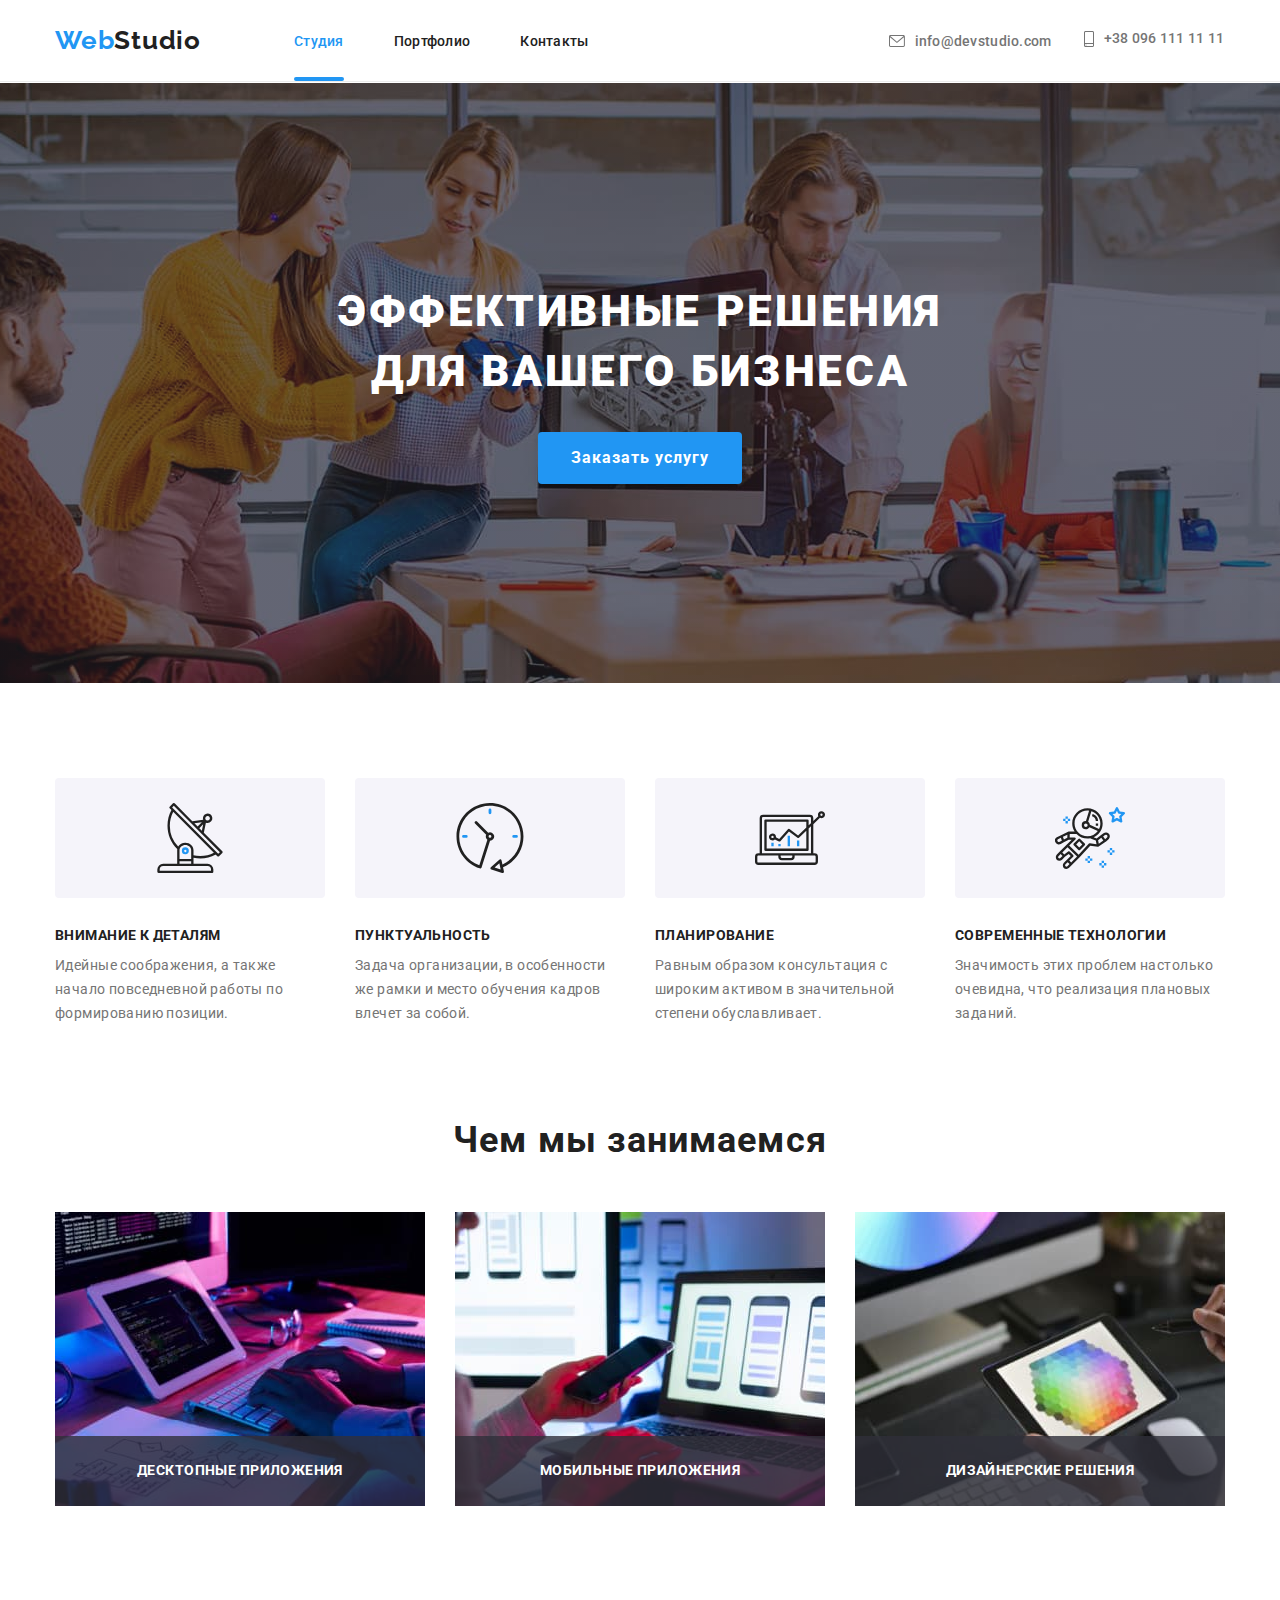
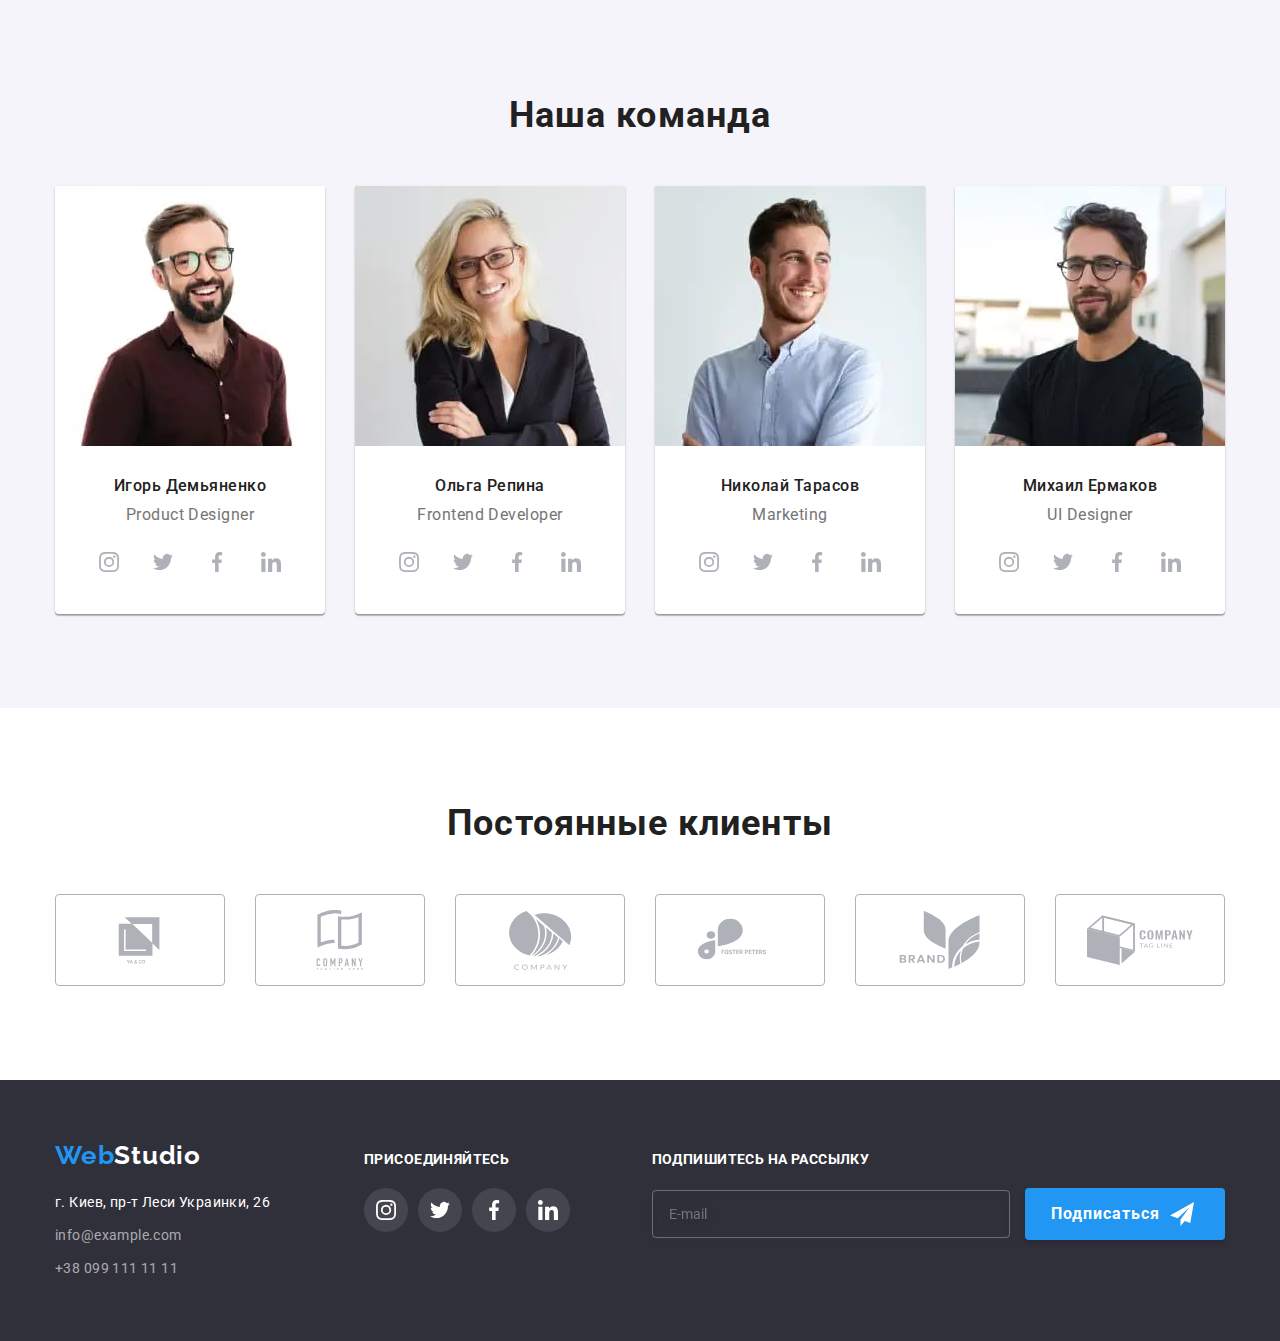
<file: index.html>
<!DOCTYPE html>
<html lang="ru">
  <head>
    <meta charset="UTF-8" />
    <meta http-equiv="X-UA-Compatible" content="IE=edge" />
    <meta name="viewport" content="width=device-width, initial-scale=1.0" />
    <title>webstudio</title>
    <link rel="preconnect" href="https://fonts.googleapis.com" />
    <link rel="preconnect" href="https://fonts.gstatic.com" crossorigin />
    <link
      href="https://fonts.googleapis.com/css2?family=Raleway:wght@700&family=Roboto:wght@400;500;700;900&display=swap"
      rel="stylesheet"
    />
    <link rel="stylesheet" href="./css/normalize.css" />
    <link
      rel="stylesheet"
      href="https://cdnjs.cloudflare.com/ajax/libs/modern-normalize/1.1.0/modern-normalize.min.css"
    />
    <link rel="stylesheet" href="./css/main.min.css" />
  </head>
  <body>
    <!--header-->
    <header class="page-header">
      <div class="container main-nav">
        <nav class="menu">
          <a class="logo" href="./index.html"><span class="accent">Web</span>Studio</a>
          <button
            type="button"
            class="menu-button"
            aria-expanded="false"
            aria-controls="menu-container"
            data-menu-button
          >
            <svg width="40px" height="40px" aria-label="Преключатель мобильного меню">
              <use class="icon-menu" href="./images/sprite.svg#icon-menu-open"></use>
              <use class="icon-cross" href="./images/sprite.svg#icon-menu-close"></use>
            </svg>
          </button>
          <div class="menu-container" id="menu-container" data-menu>
            <ul class="menu__list">
              <li class="menu__item">
                <a href="./index.html" class="menu__link menu__link--current">Студия</a>
              </li>
              <li class="menu__item">
                <a href="./portfolio.html" class="menu__link">Портфолио</a>
              </li>
              <li class="menu__item">
                <a href="#" class="menu__link">Контакты</a>
              </li>
            </ul>
            <ul class="connection">
              <li class="connection__item connection__item-first">
                <a href="mailto:info@devstudio.com" class="connection__link">
                  <svg class="connection__contact-icon" width="16px" height="12px">
                    <use href="./images/sprite.svg#icon-envelope"></use>
                  </svg>
                  info@devstudio.com
                </a>
              </li>
              <li class="connection__item connection__item-second">
                <a href="tel+380961111111" class="connection__link">
                  <svg class="connection__contact-icon" width="10px" height="16px">
                    <use href="./images/sprite.svg#icon-smartphone"></use>
                  </svg>
                  +38 096 111 11 11
                </a>
              </li>
            </ul>
            <ul class="header-social-list">
              <li class="header-social-list__item">
                <a href="#" class="header-social-list__link">Instagram</a>
              </li>
              <li class="header-social-list__item">
                <a href="#" class="header-social-list__link">Twitter</a>
              </li>
              <li class="header-social-list__item">
                <a href="#" class="header-social-list__link">Facebook</a>
              </li>
              <li class="header-social-list__item">
                <a href="#" class="header-social-list__link">LinkedIn</a>
              </li>
            </ul>
          </div>
        </nav>
      </div>
    </header>
    <main>
      <!--hero-->
      <section class="section overlay">
        <h1 class="hero-title">Эффективные решения для вашего бизнеса</h1>
        <button type="button" class="button button--contained" data-modal-open>
          Заказать услугу
        </button>
      </section>
      <!--benefits-->
      <section class="section benefits">
        <div class="container">
          <h2 class="visually-hidden">Наши преимущества</h2>
          <!-- спрятан с помощью CSS-->
          <ul class="benefits__list">
            <li class="benefits__item">
              <div class="benefits__icon-container">
                <svg class="benefits__icon" width="70px" height="70px">
                  <use href="./images/sprite.svg#icon-antenna"></use>
                </svg>
              </div>
              <h3 class="benefits__achivements">Внимание к деталям</h3>
              <p class="benefits__description">
                Идейные соображения, а также начало повседневной работы по формированию позиции.
              </p>
            </li>
            <li class="benefits__item">
              <div class="benefits__icon-container">
                <svg class="benefits__icon" width="70px" height="70px">
                  <use href="./images/sprite.svg#icon-clock"></use>
                </svg>
              </div>
              <h3 class="benefits__achivements">Пунктуальность</h3>
              <p class="benefits__description">
                Задача организации, в особенности же рамки и место обучения кадров влечет за собой.
              </p>
            </li>
            <li class="benefits__item">
              <div class="benefits__icon-container">
                <svg class="benefits__icon" width="70px" height="70px">
                  <use href="./images/sprite.svg#icon-diagram"></use>
                </svg>
              </div>
              <h3 class="benefits__achivements">Планирование</h3>
              <p class="benefits__description">
                Равным образом консультация с широким активом в значительной степени обуславливает.
              </p>
            </li>
            <li class="benefits__item">
              <div class="benefits__icon-container">
                <svg class="benefits__icon" width="70px" height="70px">
                  <use href="./images/sprite.svg#icon-astronaut"></use>
                </svg>
              </div>
              <h3 class="benefits__achivements">Современные технологии</h3>
              <p class="benefits__description">
                Значимость этих проблем настолько очевидна, что реализация плановых заданий.
              </p>
            </li>
          </ul>
        </div>
      </section>
      <!--products-->
      <section class="section services">
        <div class="container">
          <h2 class="head-title">Чем мы занимаемся</h2>
          <ul class="services__list">
            <li class="services__item">
              <div class="services__thumb">
                <picture>
                  <source
                    srcset="
                      ./images/desktop/services/desktop-app-370/desktop-app-370.jpg    1x,
                      ./images/desktop/services/desktop-app-370/desktop-app-370@2x.jpg 2x
                    "
                    media="(min-width: 1200px)"
                  />
                  <img
                    src="./images/desktop/services/desktop-app-370/desktop-app-370.jpg"
                    alt="Десктопные приложения"
                  />
                </picture>

                <div class="services__overlay">
                  <p class="services__name">Десктопные приложения</p>
                </div>
              </div>
            </li>
            <li class="services__item">
              <div class="services__thumb">
                <picture>
                  <source
                    srcset="
                      ./images/desktop/services/mobile-app-370/mobile-app-370.jpg    1x,
                      ./images/desktop/services/mobile-app-370/mobile-app-370@2x.jpg 2x
                    "
                    media="(min-width: 1200px)"
                  />
                  <img
                    src="./images/desktop/services/mobile-app-370/mobile-app-370.jpg"
                    alt="Мобильные приложения"
                  />
                </picture>
                <div class="services__overlay">
                  <p class="services__name">Мобильные приложения</p>
                </div>
              </div>
            </li>
            <li class="services__item">
              <div class="services__thumb">
                <picture>
                  <source
                    srcset="
                      ./images/desktop/services/design-solutions-370/design-solutions-370.jpg    1x,
                      ./images/desktop/services/design-solutions-370/design-solutions-370@2x.jpg 2x
                    "
                    media="(min-width: 1200px)"
                  />
                  <img
                    src="./images/desktop/services/design-solutions-370/design-solutions-370.jpg"
                    alt="Дизайнерские решения"
                  />
                </picture>
                <div class="services__overlay">
                  <p class="services__name">Дизайнерские решения</p>
                </div>
              </div>
            </li>
          </ul>
        </div>
      </section>
      <!--team-->
      <section class="section section--gray-background">
        <div class="container">
          <h2 class="head-title">Наша команда</h2>
          <ul class="team">
            <li class="team__item">
              <picture>
                <source
                  srcset="
                    ./images/desktop/team/igor-270/igor-270.webp    1x,
                    ./images/desktop/team/igor-270/igor-270@2x.webp 2x
                  "
                  media="(min-width: 1200px)"
                  type="image/webp"
                />
                <source
                  srcset="
                    ./images/desktop/team/igor-270/igor-270.jpg    1x,
                    ./images/desktop/team/igor-270/igor-270@2x.jpg 2x
                  "
                  media="(min-width: 1200px)"
                />
                <source
                  srcset="
                    ./images/tablet/team/igor-354/igor-354.webp    1x,
                    ./images/tablet/team/igor-354/igor-354@2x.webp 2x
                  "
                  media="(min-width: 768px)"
                  type="image/webp"
                />
                <source
                  srcset="
                    ./images/tablet/team/igor-354/igor-354.jpg    1x,
                    ./images/tablet/team/igor-354/igor-354@2x.jpg 2x
                  "
                  media="(min-width: 768px)"
                />
                <source
                  srcset="
                    ./images/mobile/team/igor-450/igor-450.webp    1x,
                    ./images/mobile/team/igor-450/igor-450@2x.webp 2x
                  "
                  media="(max-width: 767px)"
                  type="image/webp"
                />
                <source
                  srcset="
                    ./images/mobile/team/igor-450/igor-450.jpg    1x,
                    ./images/mobile/team/igor-450/igor-450@2x.jpg 2x
                  "
                  media="(max-width: 767px)"
                />
                <img
                  class="team__photo"
                  src="./images/mobile/team/igor-450/igor-450.jpg"
                  alt="Игорь Демьяненко"
                />
              </picture>
              <div class="team__card-information">
                <h3 class="team__member">Игорь Демьяненко</h3>
                <p lang="en" class="team__profession">Product Designer</p>
                <ul class="team__social-links-list">
                  <li class="team__card-social-link">
                    <a class="team__personal-social-links" href="#">
                      <svg class="team__link-icon" width="20px" height="20px">
                        <use href="./images/sprite.svg#icon-instagram"></use>
                      </svg>
                    </a>
                  </li>
                  <li class="team__card-social-link">
                    <a class="team__personal-social-links" href="#">
                      <svg class="team__link-icon" width="20px" height="20px">
                        <use href="./images/sprite.svg#icon-twitter"></use>
                      </svg>
                    </a>
                  </li>
                  <li class="team__card-social-link">
                    <a class="team__personal-social-links" href="#">
                      <svg class="team__link-icon" width="20px" height="20px">
                        <use href="./images/sprite.svg#icon-facebook"></use>
                      </svg>
                    </a>
                  </li>
                  <li class="team__card-social-link">
                    <a class="team__personal-social-links" href="#">
                      <svg class="team__link-icon" width="20px" height="20px">
                        <use href="./images/sprite.svg#icon-linkedin"></use>
                      </svg>
                    </a>
                  </li>
                </ul>
              </div>
            </li>
            <li class="team__item">
              <picture>
                <source
                  srcset="
                    ./images/desktop/team/olga-270/olga-270.webp    1x,
                    ./images/desktop/team/olga-270/olga-270@2x.webp 2x
                  "
                  media="(min-width: 1200px)"
                  type="image/webp"
                />
                <source
                  srcset="
                    ./images/desktop/team/olga-270/olga-270.jpg    1x,
                    ./images/desktop/team/olga-270/olga-270@2x.jpg 2x
                  "
                  media="(min-width: 1200px)"
                />
                <source
                  srcset="
                    ./images/tablet/team/olga-354/olga-354.webp    1x,
                    ./images/tablet/team/olga-354/olga-354@2x.webp 2x
                  "
                  media="(min-width: 768px)"
                  type="image/webp"
                />
                <source
                  srcset="
                    ./images/tablet/team/olga-354/olga-354.jpg    1x,
                    ./images/tablet/team/olga-354/olga-354@2x.jpg 2x
                  "
                  media="(min-width: 768px)"
                />
                <source
                  srcset="
                    ./images/mobile/team/olga-450/olga-450.webp    1x,
                    ./images/mobile/team/olga-450/olga-450@2x.webp 2x
                  "
                  media="(max-width: 767px)"
                  type="image/webp"
                />
                <source
                  srcset="
                    ./images/mobile/team/olga-450/olga-450.jpg    1x,
                    ./images/mobile/team/olga-450/olga-450@2x.jpg 2x
                  "
                  media="(max-width: 767px)"
                />
                <img
                  class="team__photo"
                  src="./images/mobile/team/olga-450/olga-450.jpg"
                  alt="Ольга Репина"
                />
              </picture>
              <div class="team__card-information">
                <h3 class="team__member">Ольга Репина</h3>
                <p lang="en" class="team__profession">Frontend Developer</p>
                <ul class="team__social-links-list">
                  <li class="team__card-social-link">
                    <a class="team__personal-social-links" href="#">
                      <svg class="team__link-icon" width="20px" height="20px">
                        <use href="./images/sprite.svg#icon-instagram"></use>
                      </svg>
                    </a>
                  </li>
                  <li class="team__card-social-link">
                    <a class="team__personal-social-links" href="#">
                      <svg class="team__link-icon" width="20px" height="20px">
                        <use href="./images/sprite.svg#icon-twitter"></use>
                      </svg>
                    </a>
                  </li>
                  <li class="team__card-social-link">
                    <a class="team__personal-social-links" href="#">
                      <svg class="team__link-icon" width="20px" height="20px">
                        <use href="./images/sprite.svg#icon-facebook"></use>
                      </svg>
                    </a>
                  </li>
                  <li class="team__card-social-link">
                    <a class="team__personal-social-links" href="#">
                      <svg class="team__link-icon" width="20px" height="20px">
                        <use href="./images/sprite.svg#icon-linkedin"></use>
                      </svg>
                    </a>
                  </li>
                </ul>
              </div>
            </li>
            <li class="team__item">
              <picture>
                <source
                  srcset="
                    ./images/desktop/team/nikolay-270/nikolay-270.webp    1x,
                    ./images/desktop/team/nikolay-270/nikolay-270@2x.webp 2x
                  "
                  media="(min-width: 1200px)"
                  type="image/webp"
                />
                <source
                  srcset="
                    ./images/desktop/team/nikolay-270/nikolay-270.jpg    1x,
                    ./images/desktop/team/nikolay-270/nikolay-270@2x.jpg 2x
                  "
                  media="(min-width: 1200px)"
                />
                <source
                  srcset="
                    ./images/tablet/team/nikolay-354/nikolay-354.webp    1x,
                    ./images/tablet/team/nikolay-354/nikolay-354@2x.webp 2x
                  "
                  media="(min-width: 768px)"
                  type="image/webp"
                />
                <source
                  srcset="
                    ./images/tablet/team/nikolay-354/nikolay-354.jpg    1x,
                    ./images/tablet/team/nikolay-354/nikolay-354@2x.jpg 2x
                  "
                  media="(min-width: 768px)"
                />
                <source
                  srcset="
                    ./images/mobile/team/nikolay-450/nikolay-450.webp    1x,
                    ./images/mobile/team/nikolay-450/nikolay-450@2x.webp 2x
                  "
                  media="(max-width: 767px)"
                  type="image/webp"
                />
                <source
                  srcset="
                    ./images/mobile/team/nikolay-450/nikolay-450.jpg    1x,
                    ./images/mobile/team/nikolay-450/nikolay-450@2x.jpg 2x
                  "
                  media="(max-width: 767px)"
                />
                <img
                  class="team__photo"
                  src="./images/mobile/team/nikolay-450/nikolay-450.jpg"
                  alt="Николай Тарасов"
                />
              </picture>
              <div class="team__card-information">
                <h3 class="team__member">Николай Тарасов</h3>
                <p lang="en" class="team__profession">Marketing</p>
                <ul class="team__social-links-list">
                  <li class="team__card-social-link">
                    <a class="team__personal-social-links" href="#">
                      <svg class="team__link-icon" width="20px" height="20px">
                        <use href="./images/sprite.svg#icon-instagram"></use>
                      </svg>
                    </a>
                  </li>
                  <li class="team__card-social-link">
                    <a class="team__personal-social-links" href="#">
                      <svg class="team__link-icon" width="20px" height="20px">
                        <use href="./images/sprite.svg#icon-twitter"></use>
                      </svg>
                    </a>
                  </li>
                  <li class="team__card-social-link">
                    <a class="team__personal-social-links" href="#">
                      <svg class="team__link-icon" width="20px" height="20px">
                        <use href="./images/sprite.svg#icon-facebook"></use>
                      </svg>
                    </a>
                  </li>
                  <li class="team__card-social-link">
                    <a class="team__personal-social-links" href="#">
                      <svg class="team__link-icon" width="20px" height="20px">
                        <use href="./images/sprite.svg#icon-linkedin"></use>
                      </svg>
                    </a>
                  </li>
                </ul>
              </div>
            </li>
            <li class="team__item">
              <picture>
                <source
                  srcset="
                    ./images/desktop/team/mykhail-270/mykhail-270.webp    1x,
                    ./images/desktop/team/mykhail-270/mykhail-270@2x.webp 2x
                  "
                  media="(min-width: 1200px)"
                  type="image/webp"
                />
                <source
                  srcset="
                    ./images/desktop/team/mykhail-270/mykhail-270.jpg    1x,
                    ./images/desktop/team/mykhail-270/mykhail-270@2x.jpg 2x
                  "
                  media="(min-width: 1200px)"
                />
                <source
                  srcset="
                    ./images/tablet/team/mykhail-354/mykhail-354.webp    1x,
                    ./images/tablet/team/mykhail-354/mykhail-354@2x.webp 2x
                  "
                  media="(min-width: 768px)"
                  type="image/webp"
                />
                <source
                  srcset="
                    ./images/tablet/team/mykhail-354/mykhail-354.jpg    1x,
                    ./images/tablet/team/mykhail-354/mykhail-354@2x.jpg 2x
                  "
                  media="(min-width: 768px)"
                />
                <source
                  srcset="
                    ./images/mobile/team/mykhail-450/mykhail-450.webp    1x,
                    ./images/mobile/team/mykhail-450/mykhail-450@2x.webp 2x
                  "
                  media="(max-width: 767px)"
                  type="image/webp"
                />
                <source
                  srcset="
                    ./images/mobile/team/mykhail-450/mykhail-450.jpg 1x,
                    ./images/mobile/team/mykhail-450/mykhail-450.jpg 2x
                  "
                  media="(max-width: 767px)"
                />
                <img
                  class="team__photo"
                  src="./images/mobile/team/mykhail-450/mykhail-450.jpg"
                  alt="Михаил Ермаков"
                />
              </picture>
              <div class="team__card-information">
                <h3 class="team__member">Михаил Ермаков</h3>
                <p lang="en" class="team__profession">UI Designer</p>
                <ul class="team__social-links-list">
                  <li class="team__card-social-link">
                    <a class="team__personal-social-links" href="#">
                      <svg class="team__link-icon" width="20px" height="20px">
                        <use href="./images/sprite.svg#icon-instagram"></use>
                      </svg>
                    </a>
                  </li>
                  <li class="team__card-social-link">
                    <a class="team__personal-social-links" href="#">
                      <svg class="team__link-icon" width="20px" height="20px">
                        <use href="./images/sprite.svg#icon-twitter"></use>
                      </svg>
                    </a>
                  </li>
                  <li class="team__card-social-link">
                    <a class="team__personal-social-links" href="#">
                      <svg class="team__link-icon" width="20px" height="20px">
                        <use href="./images/sprite.svg#icon-facebook"></use>
                      </svg>
                    </a>
                  </li>
                  <li class="team__card-social-link">
                    <a class="team__personal-social-links" href="#">
                      <svg class="team__link-icon" width="20px" height="20px">
                        <use href="./images/sprite.svg#icon-linkedin"></use>
                      </svg>
                    </a>
                  </li>
                </ul>
              </div>
            </li>
          </ul>
        </div>
      </section>
      <section class="section">
        <div class="container">
          <h2 class="head-title">Постоянные клиенты</h2>
          <ul class="clients-list">
            <li class="client">
              <a class="client__link" href="#">
                <svg class="client__icon" width="106px" height="60px">
                  <use href="./images/sprite.svg#icon-yaco-logo"></use>
                </svg>
              </a>
            </li>
            <li class="client">
              <a class="client__link" href="#">
                <svg class="client__icon" width="106px" height="60px">
                  <use href="./images/sprite.svg#icon-tagline-here-logo"></use>
                </svg>
              </a>
            </li>
            <li class="client">
              <a class="client__link" href="#">
                <svg class="client__icon" width="106px" height="60px">
                  <use href="./images/sprite.svg#icon-company-logo"></use>
                </svg>
              </a>
            </li>
            <li class="client">
              <a class="client__link" href="#">
                <svg class="client__icon" width="106px" height="60px">
                  <use href="./images/sprite.svg#icon-foster-logo"></use>
                </svg>
              </a>
            </li>
            <li class="client">
              <a class="client__link" href="#">
                <svg class="client__icon" width="106px" height="60px">
                  <use href="./images/sprite.svg#icon-brand-logo"></use>
                </svg>
              </a>
            </li>
            <li class="client">
              <a class="client__link" href="#">
                <svg class="client__icon" width="106px" height="60px">
                  <use href="./images/sprite.svg#icon-tag-line-logo"></use>
                </svg>
              </a>
            </li>
          </ul>
        </div>
      </section>
    </main>
    <!--footer-->
    <footer class="total-footer-background">
      <div class="container footer">
        <div class="contacts-thumb">
          <a class="logo footer__logo" href="./index.html"><span class="accent">Web</span>Studio</a>
          <address>
            <ul class="contacts">
              <li class="contacts__item">
                <a
                  class="contacts__location"
                  href="https://www.google.com/maps/place/бул.+Леси+Украинки,+26,+Киев"
                  target="_blank"
                  rel="noreferrer noopener nofollow"
                  >г. Киев, пр-т Леси Украинки, 26</a
                >
              </li>
              <li class="contacts__item">
                <a class="contacts__mail-tel" href="mailto:info@example.com">info@example.com</a>
              </li>
              <li class="contacts__item">
                <a class="contacts__mail-tel" href="tel:+380991111111">+38 099 111 11 11</a>
              </li>
            </ul>
          </address>
        </div>
        <div class="join">
          <p class="footer-text-title">присоединяйтесь</p>
          <ul class="links-list">
            <li class="links-list__item">
              <a class="links-list__link" href="#">
                <svg class="links-list__icon" width="20px" height="20px">
                  <use href="./images/sprite.svg#icon-instagram"></use>
                </svg>
              </a>
            </li>
            <li class="links-list__item">
              <a class="links-list__link" href="#">
                <svg class="links-list__icon" width="20px" height="20px">
                  <use href="./images/sprite.svg#icon-twitter"></use>
                </svg>
              </a>
            </li>
            <li class="links-list__item">
              <a class="links-list__link" href="#">
                <svg class="links-list__icon" width="20px" height="20px">
                  <use href="./images/sprite.svg#icon-facebook"></use>
                </svg>
              </a>
            </li>
            <li class="links-list__item">
              <a class="links-list__link" href="#">
                <svg class="links-list__icon" width="20px" height="20px">
                  <use href="./images/sprite.svg#icon-linkedin"></use>
                </svg>
              </a>
            </li>
          </ul>
        </div>
        <div class="footer-form">
          <p class="footer-text-title footer-form__footer-text-title">Подпишитесь на рассылку</p>
          <input class="footer-form__input-email" type="email" name="email" placeholder="E-mail" />
          <button class="button button--contained footer-form_button--contained" type="submit">
            Подписаться
            <svg class="button__icon" width="24px" height="24px">
              <use href="./images/sprite.svg#icon-subscribe-send"></use>
            </svg>
          </button>
        </div>
      </div>
    </footer>
    <div class="backdrop is-hidden" data-modal>
      <div class="modal">
        <button class="close" type="button" data-modal-close>
          <svg class="close__cross-icon" width="18px" height="18px">
            <use href="./images/sprite.svg#icon-close"></use>
          </svg>
        </button>
        <form class="form" autocomplete="off">
          <p class="form__title">Оставьте свои данные, мы вам перезвоним</p>
          <ul>
            <li class="form__item">
              <label class="form__label" for="name">Имя</label>
              <div class="form__input-container">
                <input
                  class="form__input-text"
                  type="text"
                  name="name"
                  id="name"
                  required
                  minlength="2"
                />
                <span class="form__input-span">
                  <svg class="form__input-icon" width="18px" height="18px">
                    <use href="./images/sprite.svg#icon-person-input"></use>
                  </svg>
                </span>
              </div>
            </li>
            <li class="form__item">
              <label class="form__label" for="tel">Телефон</label>
              <div class="form__input-container">
                <input class="form__input-text" type="tel" name="tel" id="tel" required />
                <span class="form__input-span">
                  <svg class="form__input-icon" width="18px" height="18px">
                    <use href="./images/sprite.svg#icon-phone-input"></use>
                  </svg>
                </span>
              </div>
            </li>
            <li class="form__item">
              <label class="form__label" for="mail">Почта</label>
              <div class="form__input-container">
                <input class="form__input-text" type="email" name="mail" id="mail" />
                <span class="form__input-span">
                  <svg class="form__input-icon" width="18px" height="18px">
                    <use href="./images/sprite.svg#icon-email-input"></use>
                  </svg>
                </span>
              </div>
            </li>
          </ul>
          <label class="form__label" for="comment">Комментарий</label>
          <textarea
            class="form__comment-place"
            name="comment"
            id="comment"
            placeholder="Введите текст"
            rows="5"
          ></textarea>
          <label class="form__agree-text">
            <input class="form__agree-checkbox" type="checkbox" name="agree" value="agree" />
            <span class="form__checkbox-icon"></span>
            Соглашаюсь с рассылкой и принимаю&nbsp;<a class="policy" href="#">Условия договора</a>
          </label>
          <button class="button button--contained form__button" type="submit">Отправить</button>
        </form>
      </div>
    </div>
    <script src="./js/modal.js"></script>
    <script src="./js/menu.js"></script>
  </body>
</html>
</file>
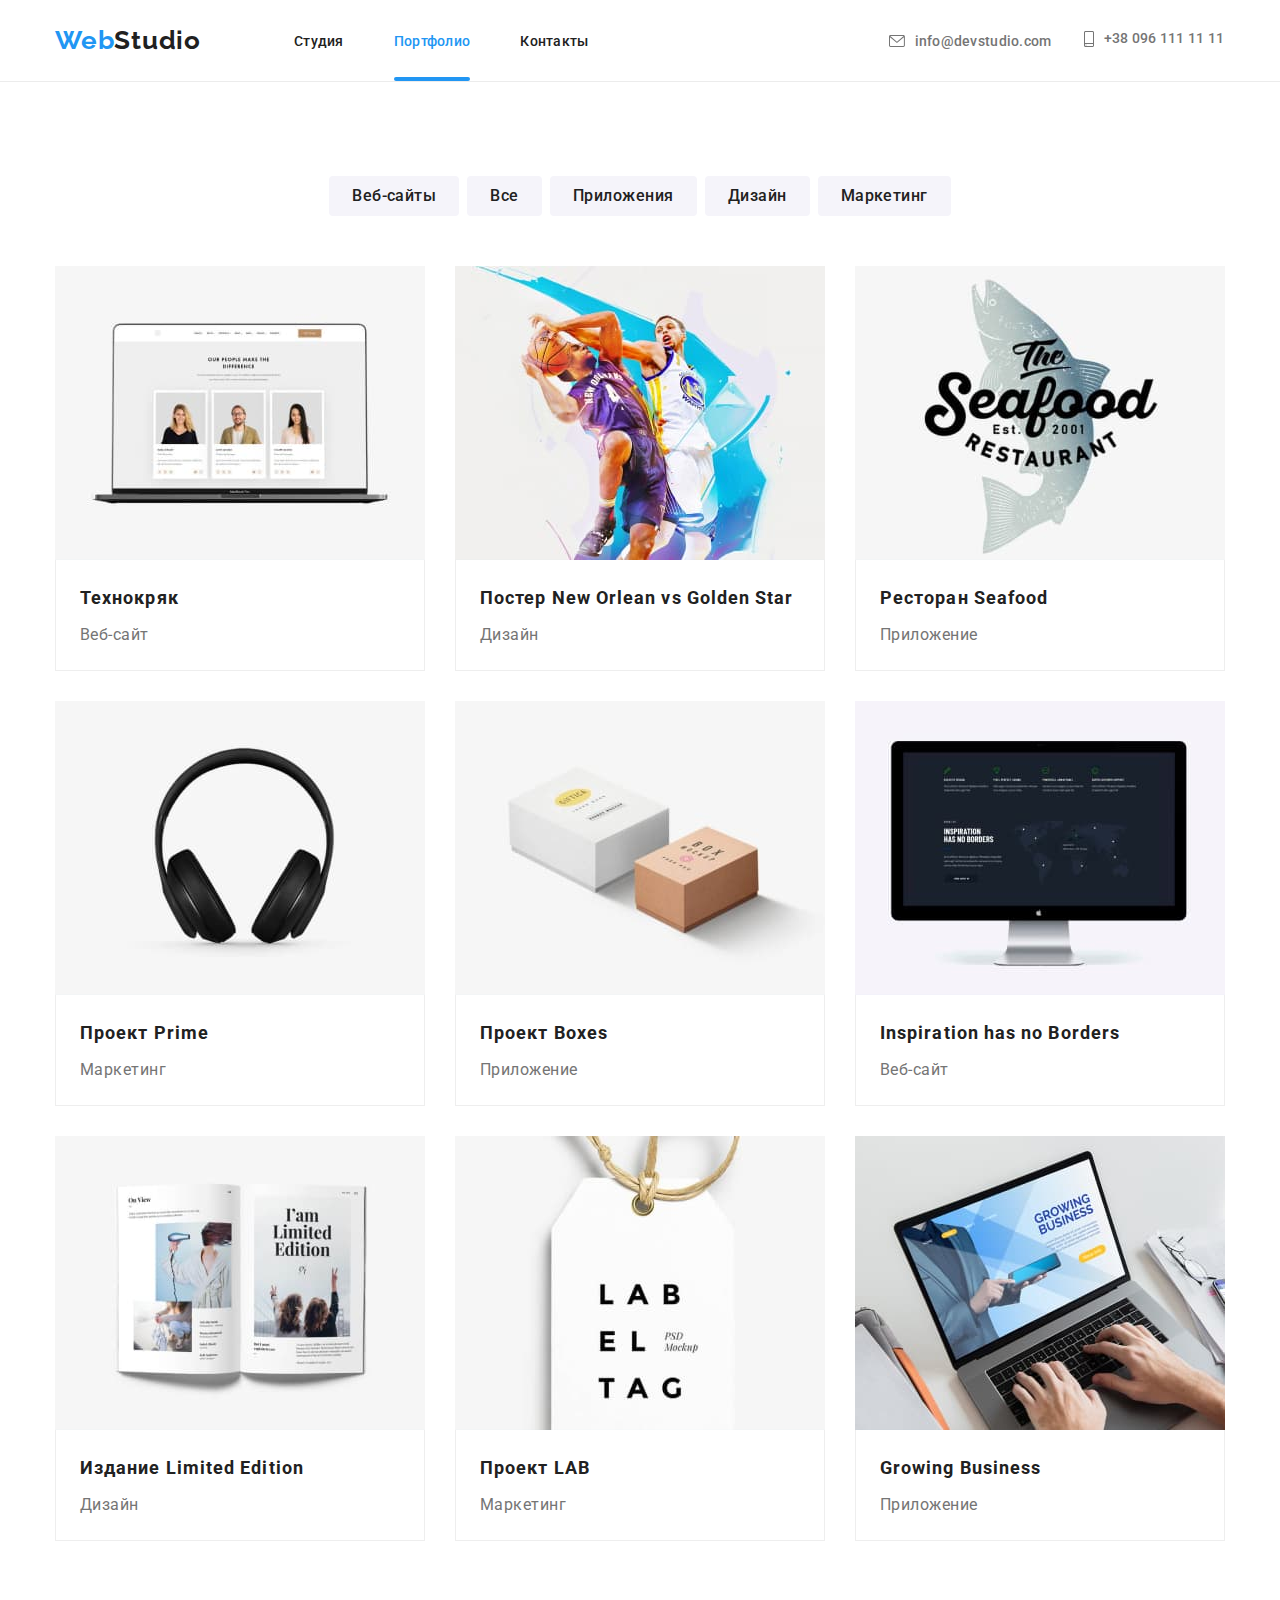
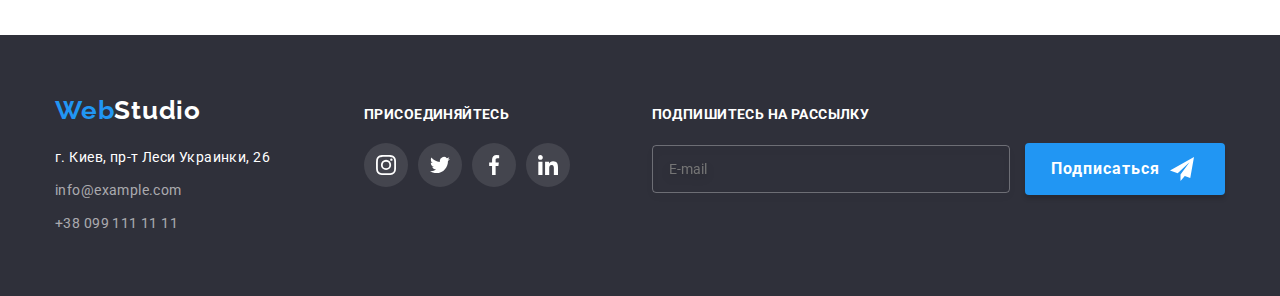
<file: portfolio.html>
<!DOCTYPE html>
<html lang="ru">
  <head>
    <meta charset="UTF-8" />
    <meta http-equiv="X-UA-Compatible" content="IE=edge" />
    <meta name="viewport" content="width=device-width, initial-scale=1.0" />
    <title>Portfolio</title>
    <link rel="preconnect" href="https://fonts.googleapis.com" />
    <link rel="preconnect" href="https://fonts.gstatic.com" crossorigin />
    <link
      href="https://fonts.googleapis.com/css2?family=Raleway:wght@700&family=Roboto:wght@400;500;700;900&display=swap"
      rel="stylesheet"
    />
    <link rel="stylesheet" href="./css/normalize.css" />
    <link
      rel="stylesheet"
      href="https://cdnjs.cloudflare.com/ajax/libs/modern-normalize/1.1.0/modern-normalize.min.css"
    />
    <link rel="stylesheet" href="./css/main.min.css" />
    <!-- <link rel="stylesheet" href="./css/styles.css" /> -->
  </head>
  <body>
    <!--header-->
    <header class="page-header">
      <div class="container main-nav">
        <nav class="menu">
          <a class="logo" href="./index.html"><span class="accent">Web</span>Studio</a>
          <button
            type="button"
            class="menu-button"
            aria-expanded="false"
            aria-controls="menu-container"
            data-menu-button
          >
            <svg width="40px" height="40px" aria-label="Преключатель мобильного меню">
              <use class="icon-menu" href="./images/sprite.svg#icon-menu-open"></use>
              <use class="icon-cross" href="./images/sprite.svg#icon-menu-close"></use>
            </svg>
          </button>
          <div class="menu-container" id="menu-container" data-menu>
            <ul class="menu__list">
              <li class="menu__item">
                <a href="./index.html" class="menu__link">Студия</a>
              </li>
              <li class="menu__item">
                <a href="./portfolio.html" class="menu__link menu__link--current">Портфолио</a>
              </li>
              <li class="menu__item">
                <a href="#" class="menu__link">Контакты</a>
              </li>
            </ul>
            <ul class="connection">
              <li class="connection__item connection__item-first">
                <a href="mailto:info@devstudio.com" class="connection__link">
                  <svg class="connection__contact-icon" width="16px" height="12px">
                    <use href="./images/sprite.svg#icon-envelope"></use>
                  </svg>
                  info@devstudio.com
                </a>
              </li>
              <li class="connection__item connection__item-second">
                <a href="tel+380961111111" class="connection__link">
                  <svg class="connection__contact-icon" width="10px" height="16px">
                    <use href="./images/sprite.svg#icon-smartphone"></use>
                  </svg>
                  +38 096 111 11 11
                </a>
              </li>
            </ul>
            <ul class="header-social-list">
              <li class="header-social-list__item">
                <a href="#" class="header-social-list__link">Instagram</a>
              </li>
              <li class="header-social-list__item">
                <a href="#" class="header-social-list__link">Twitter</a>
              </li>
              <li class="header-social-list__item">
                <a href="#" class="header-social-list__link">Facebook</a>
              </li>
              <li class="header-social-list__item">
                <a href="#" class="header-social-list__link">LinkedIn</a>
              </li>
            </ul>
          </div>
        </nav>
      </div>
    </header>
    <main>
      <section class="section">
        <div class="container">
          <h1 class="visually-hidden">Наши работы</h1>
          <ul class="filter">
            <li class="filter__item">
              <button type="button" class="button filter__button">Веб-сайты</button>
            </li>
            <li class="filter__item">
              <button type="button" class="button filter__button">Все</button>
            </li>
            <li class="filter__item">
              <button type="button" class="button filter__button">Приложения</button>
            </li>
            <li class="filter__item">
              <button type="button" class="button filter__button">Дизайн</button>
            </li>
            <li class="filter__item">
              <button type="button" class="button filter__button">Маркетинг</button>
            </li>
          </ul>
          <ul class="card-set">
            <li class="card-set__item">
              <a class="card" href="#">
                <div class="card__thumb">
                  <picture>
                    <source
                      srcset="
                        ./images/desktop/portfolio-card-set/technokryak-370/technokryak-370.jpg    1x,
                        ./images/desktop/portfolio-card-set/technokryak-370/technokryak-370@2x.jpg 2x
                      "
                      media="(min-width: 1200px)"
                    />
                    <source
                      srcset="
                        ./images/tablet/portfolio-card-set/technokryak-354/technokryak-354.jpg    1x,
                        ./images/tablet/portfolio-card-set/technokryak-354/technokryak-354@2x.jpg 2x
                      "
                      media="(min-width: 768px)"
                    />
                    <source
                      srcset="
                        ./images/mobile/portfolio-card-set/technocryak-450/technocryak-450.jpg    1x,
                        ./images/mobile/portfolio-card-set/technocryak-450/technocryak-450@2x.jpg 2x
                      "
                      media="(max-width: 767px)"
                    />
                    <img
                      class="card__image"
                      src="./images/mobile/portfolio-card-set/technocryak-450/technocryak-450.jpg"
                      alt="экран макбука"
                    />
                  </picture>
                  <div class="card__overlay">
                    <p class="card__text">
                      Ресурс предлагает комплексные предложения с разным уровнем функционала и
                      сервисов. Все это позволит посетителю получить исчерпывающие сведения о
                      компании или частном лице.
                    </p>
                  </div>
                </div>
                <div class="card__content">
                  <h2 class="card__project-title">Технокряк</h2>
                  <p class="card__project-description">Веб-сайт</p>
                </div>
              </a>
            </li>
            <li class="card-set__item">
              <a class="card" href="#">
                <div class="card__thumb">
                  <picture>
                    <source
                      srcset="
                        ./images/desktop/portfolio-card-set/poster-new-orlean-370/poster-new-orlean-370.jpg    1x,
                        ./images/desktop/portfolio-card-set/poster-new-orlean-370/poster-new-orlean-370@2x.jpg 2x
                      "
                      media="(min-width: 1200px)"
                    />
                    <source
                      srcset="
                        ./images/tablet/portfolio-card-set/poster-new-orlean-354/poster-new-orlean-354.jpg    1x,
                        ./images/tablet/portfolio-card-set/poster-new-orlean-354/poster-new-orlean-354@2x.jpg 2x
                      "
                      media="(min-width: 768px)"
                    />
                    <source
                      srcset="
                        ./images/mobile/portfolio-card-set/poster-new-orlean-450/poster-new-orlean-450.jpg    1x,
                        ./images/mobile/portfolio-card-set/poster-new-orlean-450/poster-new-orlean-450@2x.jpg 2x
                      "
                      media="(max-width: 767px)"
                    />
                    <img
                      class="card__image"
                      src="./images/mobile/portfolio-card-set/poster-new-orlean-450/poster-new-orlean-450.jpg"
                      alt="два парня играют в баскетбол"
                    />
                  </picture>
                  <div class="card__overlay">
                    <p class="card__text">
                      Ресурс предлагает комплексные предложения с разным уровнем функционала и
                      сервисов. Все это позволит посетителю получить исчерпывающие сведения о
                      компании или частном лице.
                    </p>
                  </div>
                </div>
                <div class="card__content">
                  <h2 class="card__project-title">Постер New Orlean vs Golden Star</h2>
                  <p class="card__project-description">Дизайн</p>
                </div>
              </a>
            </li>
            <li class="card-set__item">
              <a class="card" href="#">
                <div class="card__thumb">
                  <picture>
                    <source
                      srcset="
                        ./images/desktop/portfolio-card-set/seafood-370/seafood-370.jpg    1x,
                        ./images/desktop/portfolio-card-set/seafood-370/seafood-370@2x.jpg 2x
                      "
                      media="(min-width: 1200px)"
                    />
                    <source
                      srcset="
                        ./images/tablet/portfolio-card-set/seafood-354/seafood-354.jpg    1x,
                        ./images/tablet/portfolio-card-set/seafood-354/seafood-354@2x.jpg 2x
                      "
                      media="(min-width: 768px)"
                    />
                    <source
                      srcset="
                        ./images/mobile/portfolio-card-set/seafood-450/seafood-450.jpg    1x,
                        ./images/mobile/portfolio-card-set/seafood-450/seafood-450@2x.jpg 2x
                      "
                      media="(max-width: 767px)"
                    />
                    <img
                      class="card__image"
                      src="./images/mobile/portfolio-card-set/seafood-450/seafood-450.jpg"
                      alt="Логотип ресторана Сифуд"
                    />
                  </picture>
                  <div class="card__overlay">
                    <p class="card__text">
                      Ресурс предлагает комплексные предложения с разным уровнем функционала и
                      сервисов. Все это позволит посетителю получить исчерпывающие сведения о
                      компании или частном лице.
                    </p>
                  </div>
                </div>
                <div class="card__content">
                  <h2 class="card__project-title">Ресторан Seafood</h2>
                  <p class="card__project-description">Приложение</p>
                </div>
              </a>
            </li>
            <li class="card-set__item">
              <a class="card" href="#">
                <div class="card__thumb">
                  <picture>
                    <source
                      srcset="
                        ./images/desktop/portfolio-card-set/prime-370/prime-370.jpg    1x,
                        ./images/desktop/portfolio-card-set/prime-370/prime-370@2x.jpg 2x
                      "
                      media="(min-width: 1200px)"
                    />
                    <source
                      srcset="
                        ./images/tablet/portfolio-card-set/prime-354/prime-354.jpg    1x,
                        ./images/tablet/portfolio-card-set/prime-354/prime-354@2x.jpg 2x
                      "
                      media="(min-width: 768px)"
                    />
                    <source
                      srcset="
                        ./images/mobile/portfolio-card-set/prime-450/prime-450.jpg    1x,
                        ./images/mobile/portfolio-card-set/prime-450/prime-450@2x.jpg 2x
                      "
                      media="(max-width: 767px)"
                    />
                    <img
                      class="card__image"
                      src="./images/mobile/portfolio-card-set/prime-450/prime-450.jpg"
                      alt="Наушники"
                    />
                  </picture>
                  <div class="card__overlay">
                    <p class="card__text">
                      Ресурс предлагает комплексные предложения с разным уровнем функционала и
                      сервисов. Все это позволит посетителю получить исчерпывающие сведения о
                      компании или частном лице.
                    </p>
                  </div>
                </div>
                <div class="card__content">
                  <h2 class="card__project-title">Проект Prime</h2>
                  <p class="card__project-description">Маркетинг</p>
                </div>
              </a>
            </li>
            <li class="card-set__item">
              <a class="card" href="#">
                <div class="card__thumb">
                  <picture>
                    <source
                      srcset="
                        ./images/desktop/portfolio-card-set/boxes-370/boxes-370.jpg    1x,
                        ./images/desktop/portfolio-card-set/boxes-370/boxes-370@2x.jpg 2x
                      "
                      media="(min-width: 1200px)"
                    />
                    <source
                      srcset="
                        ./images/tablet/portfolio-card-set/boxes-354/boxes-354.jpg    1x,
                        ./images/tablet/portfolio-card-set/boxes-354/boxes-354@2x.jpg 2x
                      "
                      media="(min-width: 768px)"
                    />
                    <source
                      srcset="
                        ./images/mobile/portfolio-card-set/boxes-450/boxes-450.jpg    1x,
                        ./images/mobile/portfolio-card-set/boxes-450/boxes-450@2x.jpg 2x
                      "
                      media="(max-width: 767px)"
                    />
                    <img
                      class="card__image"
                      src="./images/mobile/portfolio-card-set/boxes-450/boxes-450.jpg"
                      alt="Две коробки"
                    />
                  </picture>
                  <div class="card__overlay">
                    <p class="card__text">
                      Ресурс предлагает комплексные предложения с разным уровнем функционала и
                      сервисов. Все это позволит посетителю получить исчерпывающие сведения о
                      компании или частном лице.
                    </p>
                  </div>
                </div>
                <div class="card__content">
                  <h2 class="card__project-title">Проект Boxes</h2>
                  <p class="card__project-description">Приложение</p>
                </div>
              </a>
            </li>
            <li class="card-set__item">
              <a class="card" href="#">
                <div class="card__thumb">
                  <picture>
                    <source
                      srcset="
                        ./images/desktop/portfolio-card-set/inspiration-370/inspiration-370.jpg    1x,
                        ./images/desktop/portfolio-card-set/inspiration-370/inspiration-370@2x.jpg 2x
                      "
                      media="(min-width: 1200px)"
                    />
                    <source
                      srcset="
                        ./images/tablet/portfolio-card-set/inspiration-354/inspiration-354.jpg    1x,
                        ./images/tablet/portfolio-card-set/inspiration-354/inspiration-354@2x.jpg 2x
                      "
                      media="(min-width: 768px)"
                    />
                    <source
                      srcset="
                        ./images/mobile/portfolio-card-set/inspiration-450/inspiration-450.jpg    1x,
                        ./images/mobile/portfolio-card-set/inspiration-450/inspiration-450@2x.jpg 2x
                      "
                      media="(max-width: 767px)"
                    />
                    <img
                      class="card__image"
                      src="./images/mobile/portfolio-card-set/inspiration-450/inspiration-450.jpg"
                      alt="Экран компьютера"
                    />
                  </picture>
                  <div class="card__overlay">
                    <p class="card__text">
                      Ресурс предлагает комплексные предложения с разным уровнем функционала и
                      сервисов. Все это позволит посетителю получить исчерпывающие сведения о
                      компании или частном лице.
                    </p>
                  </div>
                </div>
                <div class="card__content">
                  <h2 class="card__project-title">Inspiration has no Borders</h2>
                  <p class="card__project-description">Веб-сайт</p>
                </div>
              </a>
            </li>
            <li class="card-set__item">
              <a class="card" href="#">
                <div class="card__thumb">
                  <picture>
                    <source
                      srcset="
                        ./images/desktop/portfolio-card-set/limited-edition-370/limited-edition-370.jpg    1x,
                        ./images/desktop/portfolio-card-set/limited-edition-370/limited-edition-370@2x.jpg 2x
                      "
                      media="(min-width: 1200px)"
                    />
                    <source
                      srcset="
                        ./images/tablet/portfolio-card-set/limited-edition-354/limited-edition-354.jpg    1x,
                        ./images/tablet/portfolio-card-set/limited-edition-354/limited-edition-354@2x.jpg 2x
                      "
                      media="(min-width: 768px)"
                    />
                    <source
                      srcset="
                        ./images/mobile/portfolio-card-set/limited-edition-450/limited-edition-450.jpg    1x,
                        ./images/mobile/portfolio-card-set/limited-edition-450/limited-edition-450@2x.jpg 2x
                      "
                      media="(max-width: 767px)"
                    />
                    <img
                      class="card__image"
                      src="./images/mobile/portfolio-card-set/limited-edition-450/limited-edition-450.jpg"
                      alt="Открытая книга"
                    />
                  </picture>
                  <div class="card__overlay">
                    <p class="card__text">
                      Ресурс предлагает комплексные предложения с разным уровнем функционала и
                      сервисов. Все это позволит посетителю получить исчерпывающие сведения о
                      компании или частном лице.
                    </p>
                  </div>
                </div>
                <div class="card__content">
                  <h2 class="card__project-title">Издание Limited Edition</h2>
                  <p class="card__project-description">Дизайн</p>
                </div>
              </a>
            </li>
            <li class="card-set__item">
              <a class="card" href="#">
                <div class="card__thumb">
                  <picture>
                    <source
                      srcset="
                        ./images/desktop/portfolio-card-set/lab-370/lab-370.jpg    1x,
                        ./images/desktop/portfolio-card-set/lab-370/lab-370@2x.jpg 2x
                      "
                      media="(min-width: 1200px)"
                    />
                    <source
                      srcset="
                        ./images/tablet/portfolio-card-set/lab-354/lab-354.jpg    1x,
                        ./images/tablet/portfolio-card-set/lab-354/lab-354@2x.jpg 2x
                      "
                      media="(min-width: 768px)"
                    />
                    <source
                      srcset="
                        ./images/mobile/portfolio-card-set/lab-450/lab-450.jpg    1x,
                        ./images/mobile/portfolio-card-set/lab-450/lab-450@2x.jpg 2x
                      "
                      media="(max-width: 767px)"
                    />
                    <img
                      class="card__image"
                      src="./images/mobile/portfolio-card-set/lab-450/lab-450.jpg"
                      alt="Бейдж с названием проетка"
                    />
                  </picture>
                  <div class="card__overlay">
                    <p class="card__text">
                      Ресурс предлагает комплексные предложения с разным уровнем функционала и
                      сервисов. Все это позволит посетителю получить исчерпывающие сведения о
                      компании или частном лице.
                    </p>
                  </div>
                </div>
                <div class="card__content">
                  <h2 class="card__project-title">Проект LAB</h2>
                  <p class="card__project-description">Маркетинг</p>
                </div>
              </a>
            </li>
            <li class="card-set__item">
              <a class="card" href="#">
                <div class="card__thumb">
                  <picture>
                    <source
                      srcset="
                        ./images/desktop/portfolio-card-set/growing-business-370/growing-business-370.jpg    1x,
                        ./images/desktop/portfolio-card-set/growing-business-370/growing-business-370@2x.jpg 2x
                      "
                      media="(min-width: 1200px)"
                    />
                    <source
                      srcset="
                        ./images/tablet/portfolio-card-set/growing-business-354/growing-business-354.jpg    1x,
                        ./images/tablet/portfolio-card-set/growing-business-354/growing-business-354@2x.jpg 2x
                      "
                      media="(min-width: 768px)"
                    />
                    <source
                      srcset="
                        ./images/mobile/portfolio-card-set/growing-business-450/growing-business-450.jpg    1x,
                        ./images/mobile/portfolio-card-set/growing-business-450/growing-business-450@2x.jpg 2x
                      "
                      media="(max-width: 767px)"
                    />
                    <img
                      class="card__image"
                      src="./images/mobile/portfolio-card-set/growing-business-450/growing-business-450.jpg"
                      alt="Работа за ноутбуком"
                    />
                  </picture>
                  <div class="card__overlay">
                    <p class="card__text">
                      Ресурс предлагает комплексные предложения с разным уровнем функционала и
                      сервисов. Все это позволит посетителю получить исчерпывающие сведения о
                      компании или частном лице.
                    </p>
                  </div>
                </div>
                <div class="card__content">
                  <h2 class="card__project-title">Growing Business</h2>
                  <p class="card__project-description">Приложение</p>
                </div>
              </a>
            </li>
          </ul>
        </div>
      </section>
    </main>
    <!--footer-->
    <footer class="total-footer-background">
      <div class="container footer">
        <div class="contacts-thumb">
          <a class="logo footer__logo" href="./index.html"><span class="accent">Web</span>Studio</a>
          <address>
            <ul class="contacts">
              <li class="contacts__item">
                <a
                  class="contacts__location"
                  href="https://www.google.com/maps/place/бул.+Леси+Украинки,+26,+Киев"
                  target="_blank"
                  rel="noreferrer noopener nofollow"
                  >г. Киев, пр-т Леси Украинки, 26</a
                >
              </li>
              <li class="contacts__item">
                <a class="contacts__mail-tel" href="mailto:info@example.com">info@example.com</a>
              </li>
              <li class="contacts__item">
                <a class="contacts__mail-tel" href="tel:+380991111111">+38 099 111 11 11</a>
              </li>
            </ul>
          </address>
        </div>
        <div class="join">
          <p class="footer-text-title">присоединяйтесь</p>
          <ul class="links-list">
            <li class="links-list__item">
              <a class="links-list__link" href="#">
                <svg class="links-list__icon" width="20px" height="20px">
                  <use href="./images/sprite.svg#icon-instagram"></use>
                </svg>
              </a>
            </li>
            <li class="links-list__item">
              <a class="links-list__link" href="#">
                <svg class="links-list__icon" width="20px" height="20px">
                  <use href="./images/sprite.svg#icon-twitter"></use>
                </svg>
              </a>
            </li>
            <li class="links-list__item">
              <a class="links-list__link" href="#">
                <svg class="links-list__icon" width="20px" height="20px">
                  <use href="./images/sprite.svg#icon-facebook"></use>
                </svg>
              </a>
            </li>
            <li class="links-list__item">
              <a class="links-list__link" href="#">
                <svg class="links-list__icon" width="20px" height="20px">
                  <use href="./images/sprite.svg#icon-linkedin"></use>
                </svg>
              </a>
            </li>
          </ul>
        </div>
        <div class="footer-form">
          <p class="footer-text-title footer-form__footer-text-title">Подпишитесь на рассылку</p>
          <input class="footer-form__input-email" type="email" name="email" placeholder="E-mail" />
          <button class="button button--contained footer-form_button--contained" type="submit">
            Подписаться
            <svg class="button__icon" width="24px" height="24px">
              <use href="./images/sprite.svg#icon-subscribe-send"></use>
            </svg>
          </button>
        </div>
      </div>
    </footer>
    <script src="./js/menu.js"></script>
  </body>
</html>
</file>
<file: css/main.min.css>
:root{--primery-color: #212121;--secondary-color: #757575;--accent-color: #2196f3;--accent-color-hover: #188ce8;--light-color: #ffffff;--backgound-gray-color: #f5f4fa;--link-client-color: #afb1b8;--image-border: 1px solid #eeeeee;--primery-font: "Roboto", sans-serif;--secondary-font: "Raleway", sans-serif;--normal-font: 400;--medium-font: 500;--bolt-font: 700;--bolder-font: 900;--primary-font-size: 14px;--secondary-font-size: 16px}body{background-color:var(--light-color);font-size:var(--primary-font-size);color:var(--primery-color);font-family:var(--primery-font);letter-spacing:.03em}img{display:block;max-width:100%;height:auto}button{cursor:pointer}ul,ol{list-style:none;margin-top:0;margin-bottom:0;padding-left:0}h1,h2,h3,h4,h5,p{margin-top:0;margin-bottom:0}.section{padding-top:60px;padding-bottom:60px}@media screen and (min-width: 1200px){.section{padding-top:94px;padding-bottom:94px}}.container{padding-left:15px;padding-right:15px}@media screen and (min-width: 480px){.container{width:480px;margin-right:auto;margin-left:auto}}@media screen and (min-width: 768px){.container{width:768px}}@media screen and (min-width: 1200px){.container{width:1200px}}.visually-hidden{position:absolute;white-space:nowrap;width:1px;height:1px;overflow:hidden;border:0;padding:0;clip:rect(0 0 0 0);-webkit-clip-path:inset(50%);clip-path:inset(50%);margin:-1px}.page-header{position:relative;padding-top:16px;padding-bottom:16px;border-bottom:1px solid #ececec}@media screen and (min-width: 768px){.page-header{padding-top:21px;padding-bottom:21px}}@media screen and (min-width: 1200px){.page-header{padding-top:25px;padding-bottom:25px}}.logo{color:var(--primery-color);font-family:var(--secondary-font);font-weight:var(--bolt-font);text-decoration:none;font-size:24px;line-height:1.17;letter-spacing:.03em}@media screen and (max-width: 767px){.logo{margin-right:auto}}@media screen and (min-width: 768px){.logo{margin-right:88px}}@media screen and (min-width: 1200px){.logo{margin-right:93px;font-size:26px;line-height:1.19}}.accent{color:var(--accent-color)}.menu{display:flex;align-items:center}.menu-button{z-index:4;top:10px;display:inline-flex;margin:0;padding:0;border:none;background-color:rgba(0,0,0,0)}.menu-button .icon-cross{display:none}.menu-button.is-open .icon-cross{display:block}.menu-button.is-open .icon-menu{display:none}@media screen and (min-width: 768px){.menu-button{display:none}}.menu-container.is-open{display:flex;flex-direction:column}@media screen and (max-width: 767px){.menu-container{display:none;position:absolute;z-index:3;top:0;left:0;width:100vw;height:100vh;padding:48px 40px;background-color:var(--light-color);box-shadow:0px 4px 8px rgba(0,0,0,.04),0px 2px 4px rgba(0,0,0,.08),0px 1px 3px rgba(0,0,0,.16)}}@media screen and (min-width: 768px){.menu-container{display:flex;align-items:center}}@media screen and (max-width: 767px){.menu__list{margin-bottom:auto}}@media screen and (min-width: 768px){.menu__list{display:flex;margin-right:84px}}@media screen and (min-width: 1200px){.menu__list{margin-right:300px}}@media screen and (max-width: 767px){.menu__list .menu__item:not(:last-child){margin-bottom:32px}}@media screen and (min-width: 768px){.menu__list .menu__item:not(:last-child){margin-right:50px}}.menu__link{font-weight:var(--medium-font);font-size:40px;line-height:1.18;letter-spacing:.02em;text-decoration:none;color:var(--primery-color);transition:color 250ms cubic-bezier(0.4, 0, 0.2, 1)}.menu__link--current{color:var(--accent-color)}@media screen and (min-width: 768px){.menu__link{font-size:var(--primary-font-size);line-height:1.14;padding-top:32px;padding-bottom:32px;bottom:-1px;position:relative}.menu__link--current{color:var(--accent-color)}.menu__link--current::after{content:"";position:absolute;left:0;bottom:0;display:block;width:100%;height:4px;border-radius:2px;background-color:var(--accent-color)}.menu__link:hover,.menu__link:focus{color:var(--accent-color)}}@media screen and (max-width: 767px){.connection{display:flex;flex-direction:column;gap:32px;margin-bottom:64px}}@media screen and (min-width: 768px)and (max-width: 1199px){.connection{display:flex;flex-direction:column;gap:10px}}@media screen and (min-width: 1200px){.connection{display:flex;align-items:baseline;margin-left:auto}}@media screen and (max-width: 767px){.connection__item-first{order:2}}@media screen and (max-width: 767px){.connection__item-first .connection__link{font-weight:var(--medium-font);font-size:24px;line-height:1.17;letter-spacing:.02em;color:var(--secondary-color)}}@media screen and (max-width: 767px){.connection__item-second{order:1}}@media screen and (max-width: 380px){.connection__item-second .connection__link{font-size:26px;color:var(--accent-color)}}@media screen and (min-width: 381px)and (max-width: 767px){.connection__item-second .connection__link{font-weight:var(--medium-font);font-size:34px;line-height:1.18;letter-spacing:.02em;color:var(--accent-color)}}.connection__contact-icon{fill:currentColor;margin-right:10px}.connection__contact-icon:hover,.connection__contact-icon:focus{fill:currentColor}@media screen and (max-width: 767px){.connection__contact-icon{display:none}}@media screen and (min-width: 1200px){.connection__item:not(:last-child){margin-right:32px}}.connection__link{display:flex;align-items:center;color:var(--secondary-color);font-weight:var(--medium-font);line-height:1.14;letter-spacing:.02em;text-decoration:none;transition:color 250ms cubic-bezier(0.4, 0, 0.2, 1)}.connection__link:hover,.connection__link:focus{color:var(--accent-color)}@media screen and (min-width: 768px){.connection__link{font-size:12px;line-height:1.17}}@media screen and (min-width: 1200px){.connection__link{font-size:var(--primary-font-size);line-height:1.14}}.header-social-list{display:flex;flex-wrap:wrap;gap:10px}@media screen and (min-width: 768px){.header-social-list{display:none}}.header-social-list__item{padding-right:10px}.header-social-list__item:not(:last-child){border-right:1px solid rgba(33,33,33,.2)}.header-social-list__link{color:var(--accent-color);font-weight:var(--medium-font);font-size:18px;line-height:1.22;letter-spacing:.02em;text-decoration:none}.section.overlay{min-height:400px;margin-left:auto;margin-right:auto;padding-top:118px;padding-bottom:118px;text-align:center;background-repeat:no-repeat;background-position:center;background-size:480px 400px;background-image:linear-gradient(to right, rgba(47, 48, 58, 0.4), rgba(47, 48, 58, 0.4)),url(../images/mobile/hero/hero-480/hero-480.jpg)}@media screen and (min-device-pexel-ratio: 2)and (max-width: 767px),screen and (-webkit-min-device-pixel-ratio: 2)and (max-width: 767px),screen and (min-resolution: 192dpi)and (max-width: 767px),screen and (min-resolution: 2dppx)and (max-width: 767px){.section.overlay{background-image:linear-gradient(to right, rgba(47, 48, 58, 0.4), rgba(47, 48, 58, 0.4)),url(../images/mobile/hero/hero-480/hero-480@2x.jpg)}}@media screen and (min-width: 481px){.section.overlay{background-size:768px 400px;background-image:linear-gradient(to right, rgba(47, 48, 58, 0.4), rgba(47, 48, 58, 0.4)),url(../images/tablet/hero/hero-768.jpg)}}@media screen and (min-device-pexel-ratio: 2)and (min-width: 481px),screen and (-webkit-min-device-pixel-ratio: 2)and (min-width: 481px),screen and (min-resolution: 192dpi)and (min-width: 481px),screen and (min-resolution: 2dppx)and (min-width: 481px){.section.overlay{background-image:linear-gradient(to right, rgba(47, 48, 58, 0.4), rgba(47, 48, 58, 0.4)),url(../images/tablet/hero/hero-768@2x.jpg)}}@media screen and (min-width: 769px){.section.overlay{min-height:600px;padding-top:200px;padding-bottom:200px;background-size:1600px 600px;background-image:linear-gradient(to right, rgba(47, 48, 58, 0.4), rgba(47, 48, 58, 0.4)),url(../images/desktop/hero/hero-1600.jpg)}}@media screen and (min-device-pexel-ratio: 2)and (min-width: 769px),screen and (-webkit-min-device-pixel-ratio: 2)and (min-width: 769px),screen and (min-resolution: 192dpi)and (min-width: 769px),screen and (min-resolution: 2dppx)and (min-width: 769px){.section.overlay{background-image:linear-gradient(to right, rgba(47, 48, 58, 0.4), rgba(47, 48, 58, 0.4)),url(../images/desktop/hero/hero-1600@2x.jpg)}}.hero-title{max-width:360px;margin-left:auto;margin-right:auto;margin-top:0px;margin-bottom:30px;font-weight:var(--bolder-font);font-size:26px;line-height:1.62;text-align:center;letter-spacing:.06em;text-transform:uppercase;color:var(--light-color)}@media screen and (min-width: 1200px){.hero-title{max-width:696px;margin-top:0px;font-size:44px;line-height:1.36}}.button{font-family:inherit;border:1px solid rgba(0,0,0,0);transition:background-color 250ms cubic-bezier(0.4, 0, 0.2, 1),box-shadow 250ms cubic-bezier(0.4, 0, 0.2, 1),color 250ms cubic-bezier(0.4, 0, 0.2, 1)}.button--contained{display:block;padding:10px 32px;margin-left:auto;margin-right:auto;min-width:200px;color:var(--light-color);background-color:var(--accent-color);font-weight:var(--bolt-font);font-size:var(--secondary-font-size);line-height:1.88;letter-spacing:.06em;cursor:pointer;text-align:center;border-radius:4px;box-shadow:0px 4px 4px rgba(0,0,0,.15)}.button--contained:hover,.button--contained:focus{background-color:var(--accent-color-hover)}@media screen and (min-width: 768px){.benefits__list{display:flex;flex-wrap:wrap;margin:-15px}}@media screen and (min-width: 1200px){.benefits__list{margin:-15px}}@media screen and (min-width: 768px){.benefits__item{margin:15px;width:calc((100% - 60px)/2)}}@media screen and (min-width: 1200px){.benefits__item{margin:15px;width:calc((100% - 120px)/4)}}@media screen and (max-width: 767px){.benefits__item:not(:last-child){margin-bottom:30px}}.benefits__icon-container{display:flex;justify-content:center;align-items:center;background-color:var(--backgound-gray-color);border-radius:4px;margin-bottom:30px;height:120px}.benefits__achivements{margin-bottom:10px;font-weight:var(--bolt-font);font-size:var(--primary-font-size);line-height:1.14;letter-spacing:.03em;text-transform:uppercase}@media screen and (max-width: 768px){.benefits__achivements{text-align:center}}.benefits__description{color:var(--secondary-color);font-size:var(--primary-font-size);line-height:1.71;letter-spacing:.03em}.section.services{padding-top:0}@media screen and (max-width: 1199px){.section.services{display:none}}.head-title{margin-top:0;margin-bottom:50px;font-weight:var(--bolt-font);font-size:36px;line-height:1.17;text-align:center;letter-spacing:.03em}.services__list{display:flex}.services__list .services__item:not(:last-child){margin-right:30px}.services__thumb{position:relative}.services__overlay{position:absolute;transform-origin:bottom center;bottom:0;width:370px;height:70px;background-color:rgba(47,48,58,.8)}.services__name{margin-top:27px;margin-bottom:27px;font-weight:var(--bolt-font);font-size:var(--primary-font-size);line-height:1.14;text-align:center;letter-spacing:.03em;text-transform:uppercase;color:var(--light-color)}.head-title{margin-bottom:30px;font-weight:var(--bolt-font);font-size:28px;line-height:1.18;text-align:center;letter-spacing:.03em}@media screen and (min-width: 1200px){.head-title{margin-bottom:50px;font-size:36px;line-height:1.17}}.section--gray-background{background-color:var(--backgound-gray-color)}.team{display:flex;flex-wrap:wrap;gap:30px;justify-content:center;align-items:center}.team__item{width:450px;text-align:center;background-color:var(--light-color);box-shadow:0px 1px 3px rgba(0,0,0,.12),0px 1px 1px rgba(0,0,0,.14),0px 2px 1px rgba(0,0,0,.2);border-radius:0px 0px 4px 4px}@media screen and (min-width: 768px){.team__item{width:354px}}@media screen and (min-width: 1200px){.team__item{width:270px}}.team__photo{margin-top:0;margin-bottom:0}.team__card-information{padding-top:30px;padding-bottom:30px}.team__member{margin-top:0;margin-bottom:10px;font-weight:var(--medium-font);font-size:var(--secondary-font-size);line-height:1.19;letter-spacing:.03em}.team__profession{margin-top:0;margin-bottom:16px;color:var(--secondary-color);font-weight:var(--normal-font);font-size:var(--secondary-font-size);line-height:1.19;letter-spacing:.03em}.team__social-links-list{display:flex;align-items:center;justify-content:center;gap:10px}.team__card-social-link{width:44px;height:44px;border-radius:50%}.team__personal-social-links{display:flex;justify-content:center;align-items:center;text-decoration:none;color:var(--link-client-color);width:100%;height:100%;border-radius:50%;transition:background-color 250ms cubic-bezier(0.4, 0, 0.2, 1),color 250ms cubic-bezier(0.4, 0, 0.2, 1)}.team__personal-social-links:hover,.team__personal-social-links:focus{color:var(--light-color);background-color:var(--accent-color)}.team__link-icon{fill:currentColor}.clients-list{display:flex;flex-wrap:wrap;justify-content:center;align-items:center;gap:30px}.client{width:210px;height:92px}@media screen and (min-width: 768px){.client{width:226px}}@media screen and (min-width: 1200px){.client{width:170px}}.client__link{display:flex;align-items:center;justify-content:center;color:var(--link-client-color);width:100%;height:100%;border:1px solid currentColor;border-radius:4px;transition:color 250ms cubic-bezier(0.4, 0, 0.2, 1),border 250ms cubic-bezier(0.4, 0, 0.2, 1)}.client__link:hover,.client__link:focus{color:var(--accent-color);border-color:currentColor}.client__icon{fill:currentColor}.footer__logo{display:inline-block;margin-bottom:20px;color:var(--light-color);font-family:var(--secondary-font);font-size:24px;font-weight:var(--bolt-font);line-height:1.17;text-decoration:none;letter-spacing:.03em}@media screen and (min-width: 768px)and (max-width: 1199px){.footer__logo{margin-right:0}}@media screen and (min-width: 1200px){.footer__logo{font-size:26px;line-height:1.19}}.total-footer-background{background-color:#2f303a;padding-top:60px;padding-bottom:60px}@media screen and (max-width: 767px){.total-footer-background{text-align:center}}@media screen and (min-width: 768px)and (max-width: 1199px){.footer{display:flex;flex-wrap:wrap;justify-content:space-around}}@media screen and (min-width: 1200px){.footer{display:flex;align-items:baseline}}@media screen and (max-width: 1199px){.contacts-thumb{margin-bottom:60px}}@media screen and (min-width: 768px)and (max-width: 1199px){.contacts-thumb{display:flex;flex-direction:column;align-items:center;text-align:center}}.contacts{display:inline-block}.contacts__item{display:block;margin-top:0}.contacts__item:not(:last-child){margin-bottom:8px}@media screen and (min-width: 1200px){.contacts__item:not(:last-child){margin-bottom:9px}}.contacts__location{color:#fff;font-style:normal;font-weight:var(--normal-font);font-size:var(--primary-font-size);line-height:1.71;letter-spacing:.03em;text-decoration:none;transition:color 250ms cubic-bezier(0.4, 0, 0.2, 1)}.contacts__location:hover,.contacts__location:focus{color:var(--accent-color)}.contacts__mail-tel{color:rgba(255,255,255,.6);font-style:normal;font-weight:var(--normal-font);font-size:var(--primary-font-size);line-height:1.71;letter-spacing:.03em;text-decoration:none;transition:color 250ms cubic-bezier(0.4, 0, 0.2, 1)}.contacts__mail-tel:hover,.contacts__mail-tel:focus{color:var(--accent-color)}@media screen and (max-width: 767px){.join{margin-bottom:60px}}@media screen and (min-width: 1200px){.join{margin-left:70px}}.footer-text-title{font-family:var(--primery-font);font-weight:var(--bolt-font);font-size:var(--primary-font-size);line-height:1.14;letter-spacing:.03em;text-transform:uppercase;color:#fff;margin-top:0;margin-bottom:20px}.links-list{display:flex;gap:10px}@media screen and (max-width: 767px){.links-list{align-items:center;justify-content:center}}.links-list__item{width:44px;height:44px}.links-list__link{display:flex;justify-content:center;align-items:center;width:100%;height:100%;text-decoration:none;color:var(--light-color);background-color:rgba(255,255,255,.1);border-radius:50%;transition:background-color 250ms cubic-bezier(0.4, 0, 0.2, 1)}.links-list__link:hover,.links-list__link:focus{background-color:var(--accent-color)}.links-list__icon{fill:currentColor}@media screen and (min-width: 767px)and (max-width: 1199px){.footer-form{display:flex;flex-direction:column;text-align:center}}@media screen and (min-width: 1200px){.footer-form{margin-left:auto}}.footer-form__input-email{max-width:450px;width:100%;margin-bottom:20px;padding:15px 16px;background:rgba(0,0,0,0);border:1px solid rgba(255,255,255,.3);filter:drop-shadow(0px 4px 4px rgba(0, 0, 0, 0.15));border-radius:4px;color:var(--light-color)}@media screen and (min-width: 768px){.footer-form__input-email{width:450px}}@media screen and (min-width: 1200px){.footer-form__input-email{width:358px;margin-bottom:0;margin-right:12px}}.footer-form_button--contained{display:inline-flex;align-items:center;padding:10px 13px 10px 25px}.button__icon{margin-left:10px;fill:var(--light-color)}.backdrop{position:fixed;z-index:4;top:0;left:0;width:100%;height:100%;background-color:rgba(0,0,0,.2);overflow-y:scroll;opacity:1;transition:opacity 250ms cubic-bezier(0.4, 0, 0.2, 1),visibility 250ms cubic-bezier(0.4, 0, 0.2, 1)}.backdrop.is-hidden{opacity:0;pointer-events:none;visibility:hidden}.modal{position:absolute;z-index:5;top:50%;left:50%;width:450px;max-width:100%;background:var(--light-color);box-shadow:0px 1px 3px rgba(0,0,0,.12),0px 1px 1px rgba(0,0,0,.14),0px 2px 1px rgba(0,0,0,.2);border-radius:4px;padding:40px;transform:translate(-50%, -50%) scale(1);transition:transform 250ms cubic-bezier(0.4, 0, 0.2, 1)}@media screen and (max-height: 600px){.modal{margin-top:80px}}@media screen and (min-width: 1200px){.modal{width:528px}}.backdrop.is-hidden .modal{transform:translate(-50%, -50%) scale(1.1)}.close{position:absolute;top:8px;right:8px;width:30px;height:30px;border:1px solid rgba(0,0,0,.1);border-radius:50%;background-color:var(--light-color);cursor:pointer}.close__cross-icon{position:absolute;top:50%;left:50%;transform:translate(-50%, -50%);fill:#000;transition:fill 250ms cubic-bezier(0.4, 0, 0.2, 1)}.close:hover .close__cross-icon,.close:focus .close__cross-icon{fill:var(--accent-color)}.form__title{font-weight:var(--bolt-font);font-size:20px;line-height:1.5;text-align:center;letter-spacing:.03em;color:var(--primery-color);margin-bottom:12px}@media screen and (min-width: 1200px){.form__title{line-height:1.15}}.form__item{display:flex;flex-direction:column;margin-bottom:10px}.form__label{display:block;font-weight:var(--normal-font);font-size:12px;line-height:1.17;letter-spacing:.01em;color:var(--secondary-color);margin-bottom:4px}.form__input-container{position:relative}.form__input-text{padding:12px 42px;width:100%;font-size:var(--secondary-font-size);border:1px solid rgba(33,33,33,.2);border-radius:4px;transition:border 250ms cubic-bezier(0.4, 0, 0.2, 1);font-size:var(--secondary-font-size);color:var(--primery-color)}.form__input-text:focus{border:1px solid var(--accent-color);outline:none}.form__input-span{transition:fill 250ms cubic-bezier(0.4, 0, 0.2, 1)}.form__input-text:focus+.form__input-span{fill:var(--accent-color)}.form__input-icon{position:absolute;top:50%;left:15px;transform:translate(0, -50%)}.form__comment-place{resize:none;width:100%;margin-bottom:20px;border:1px solid rgba(33,33,33,.2);border-radius:4px;padding:12px 16px;transition:border 250ms cubic-bezier(0.4, 0, 0.2, 1);font-size:var(--secondary-font-size);color:var(--primery-color)}.form__comment-place:focus{border:1px solid var(--accent-color);outline:none}.form__comment-place::-moz-placeholder{font-size:14px;line-height:1.14;letter-spacing:.01em;color:rgba(117,117,117,.5)}.form__comment-place:-ms-input-placeholder{font-size:14px;line-height:1.14;letter-spacing:.01em;color:rgba(117,117,117,.5)}.form__comment-place::placeholder{font-size:14px;line-height:1.14;letter-spacing:.01em;color:rgba(117,117,117,.5)}@media screen and (min-width: 1200px){.form__comment-place::-moz-placeholder{font-size:12px;line-height:1.16;letter-spacing:.01em}.form__comment-place:-ms-input-placeholder{font-size:12px;line-height:1.16;letter-spacing:.01em}.form__comment-place::placeholder{font-size:12px;line-height:1.16;letter-spacing:.01em}}.form__agree-text{display:inline-flex;align-items:center;margin-bottom:31px}@media screen and (min-width: 1200px){.form__agree-text{margin-bottom:30px}}.form__agree-checkbox{position:absolute;width:1px;height:1px;margin:-1px;border:0;padding:0;clip:rect(0 0 0 0);overflow:hidden}.form__checkbox-icon{display:inline-block;margin-right:8px;width:16px;height:15px;background-image:url(../images/uncheck.svg)}.form__agree-checkbox:checked+.form__checkbox-icon{background-image:url(../images/check.svg)}.form__agree-checkbox:focus+.form__checkbox-icon{outline:2px solid #2196f3;transition:outline 250ms cubic-bezier(0.4, 0, 0.2, 1)}.form__agree-text{font-size:12px;line-height:1.16;letter-spacing:.03em;color:var(--secondary-color)}@media screen and (min-width: 1200px){.form__agree-text{font-size:var(--primary-font-size);line-height:1.71}}.policy{color:#2196f3}.form__button{padding:10px 55px}.filter{display:flex;flex-wrap:wrap;justify-content:center;margin-bottom:40px;gap:8px}@media screen and (max-width: 767px){.filter{justify-content:flex-start}}@media screen and (min-width: 768px){.filter{margin-bottom:30px}}@media screen and (min-width: 1200px){.filter{margin-bottom:50px}}.filter__button{padding:6px 22px;border-radius:4px;color:var(--primery-color);background-color:var(--backgound-gray-color);font-family:var(--primery-font);font-weight:var(--medium-font);font-size:var(--secondary-font-size);line-height:1.63;text-align:center;letter-spacing:.03em;cursor:pointer}.filter__button:hover,.filter__button:focus{color:var(--light-color);background-color:var(--accent-color);box-shadow:0px 3px 1px rgba(0,0,0,.1),0px 1px 2px rgba(0,0,0,.08),0px 2px 2px rgba(0,0,0,.12)}.card-set{display:flex;flex-wrap:wrap}@media screen and (max-width: 767px){.card-set{gap:30px}}@media screen and (min-width: 768px){.card-set{margin-top:-30px;margin-left:-30px}}@media screen and (min-width: 768px){.card-set__item{flex-basis:calc(50% - 30px);margin-left:30px;margin-top:30px}}@media screen and (min-width: 1200px){.card-set__item{flex-basis:calc(33.3333333333% - 30px);margin-left:30px;margin-top:30px}}.card{display:block;text-decoration:none;color:var(--primery-color);transition:box-shadow 250ms cubic-bezier(0.4, 0, 0.2, 1)}.card:hover,.card:focus{box-shadow:0px 1px 1px rgba(0,0,0,.12),0px 4px 4px rgba(0,0,0,.06),1px 4px 6px rgba(0,0,0,.16)}@media screen and (max-width: 1199px)and (min-width: 768px){.card{display:flex;flex-direction:column;height:100%}}.card__thumb{position:relative;overflow:hidden}.card__image{margin-top:0;margin-bottom:0px}.card__overlay{position:absolute;top:0;left:0;width:100%;height:100%;background-color:rgba(33,150,243,.9);transform:translateY(100%);transition:transform 250ms cubic-bezier(0.4, 0, 0.2, 1)}.card:hover .card__overlay,.card:focus .card__overlay{transform:translateY(0%)}.card__text{position:absolute;width:322px;top:50%;left:50%;transform:translate(-50%, -50%);margin-top:0;margin-bottom:0;font-weight:var(--normal-font);font-size:18px;line-height:1.56;letter-spacing:.03em;color:var(--light-color)}.card__content{padding:20px 24px;border-bottom:var(--image-border);border-right:var(--image-border);border-left:var(--image-border)}@media screen and (min-width: 768px){.card__content{flex-grow:1}}.card__project-title{margin-top:0;margin-bottom:4px;font-size:18px;font-weight:var(--bolt-font);line-height:2;letter-spacing:.06em}.card__project-description{margin-top:0;margin-bottom:0;color:var(--secondary-color);font-weight:var(--normal-font);font-size:var(--secondary-font-size);line-height:1.88;letter-spacing:.03em}/*# sourceMappingURL=main.min.css.map */
</file>
